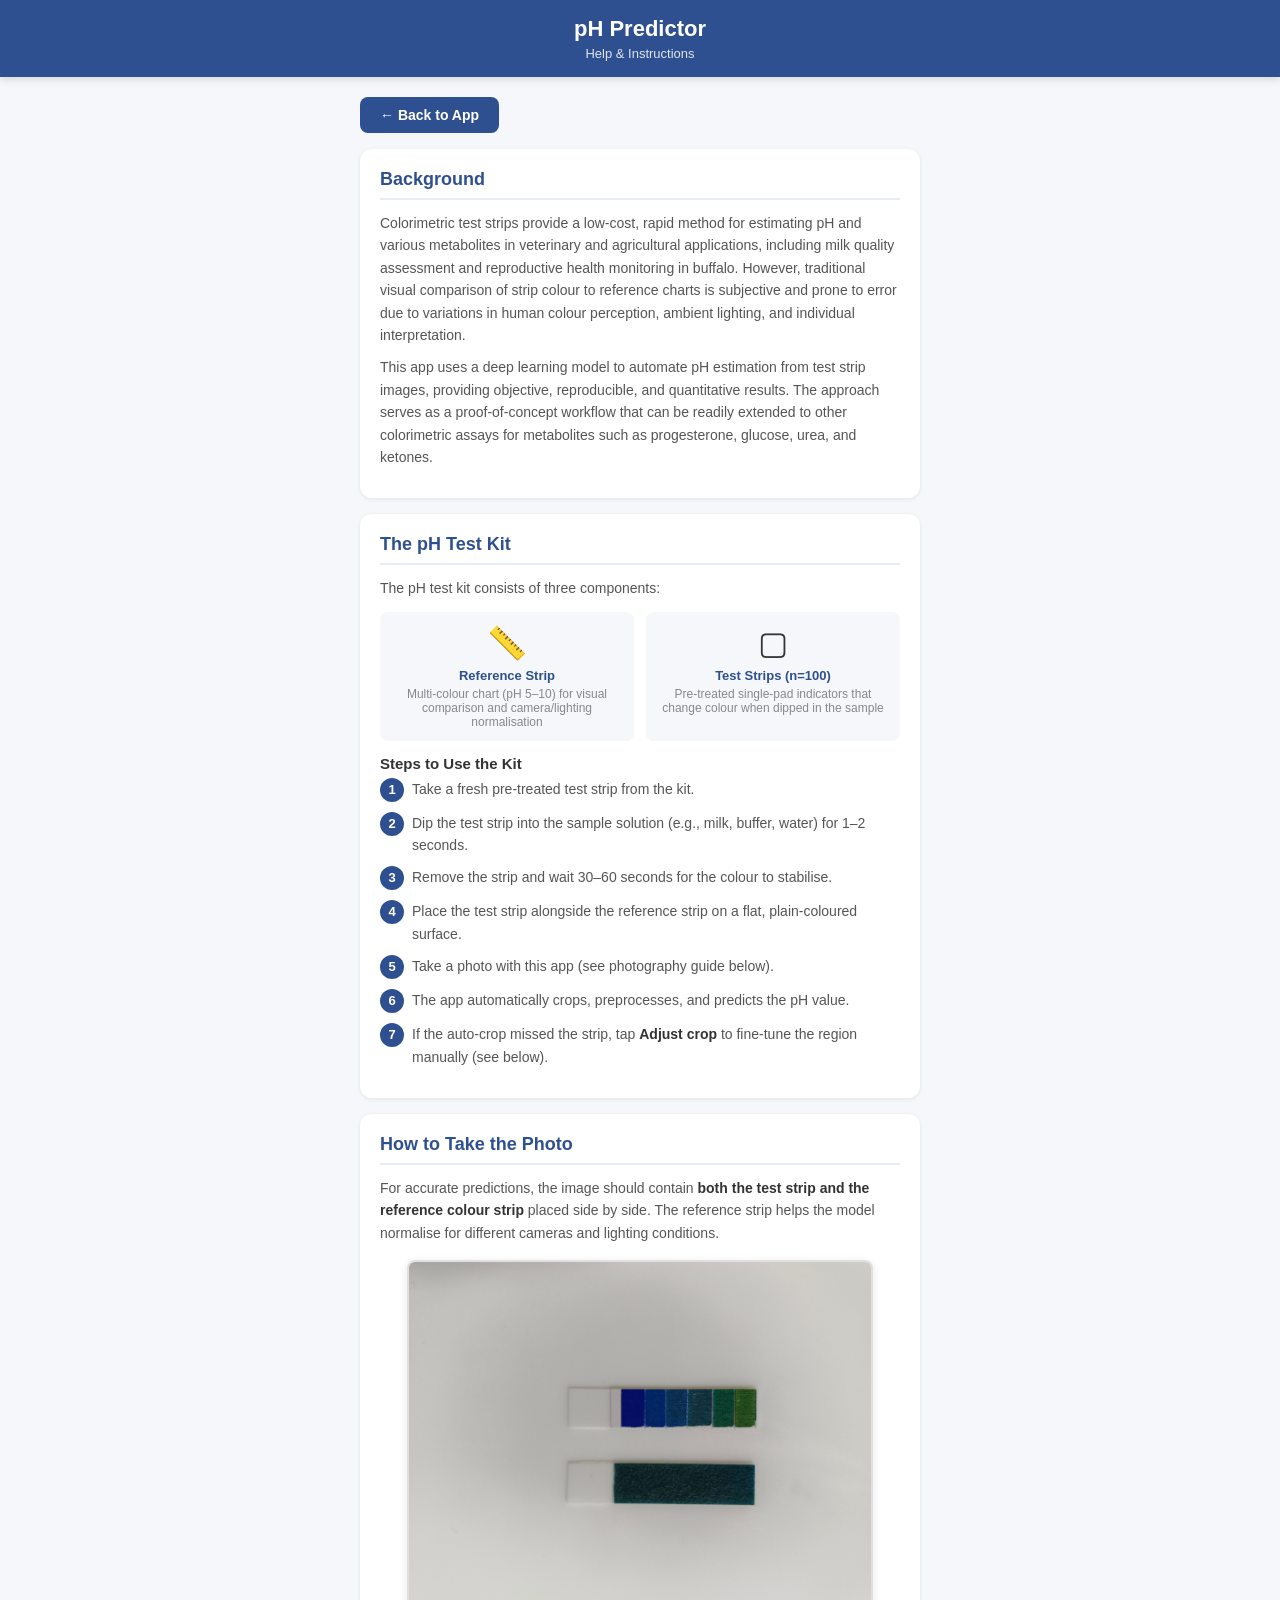
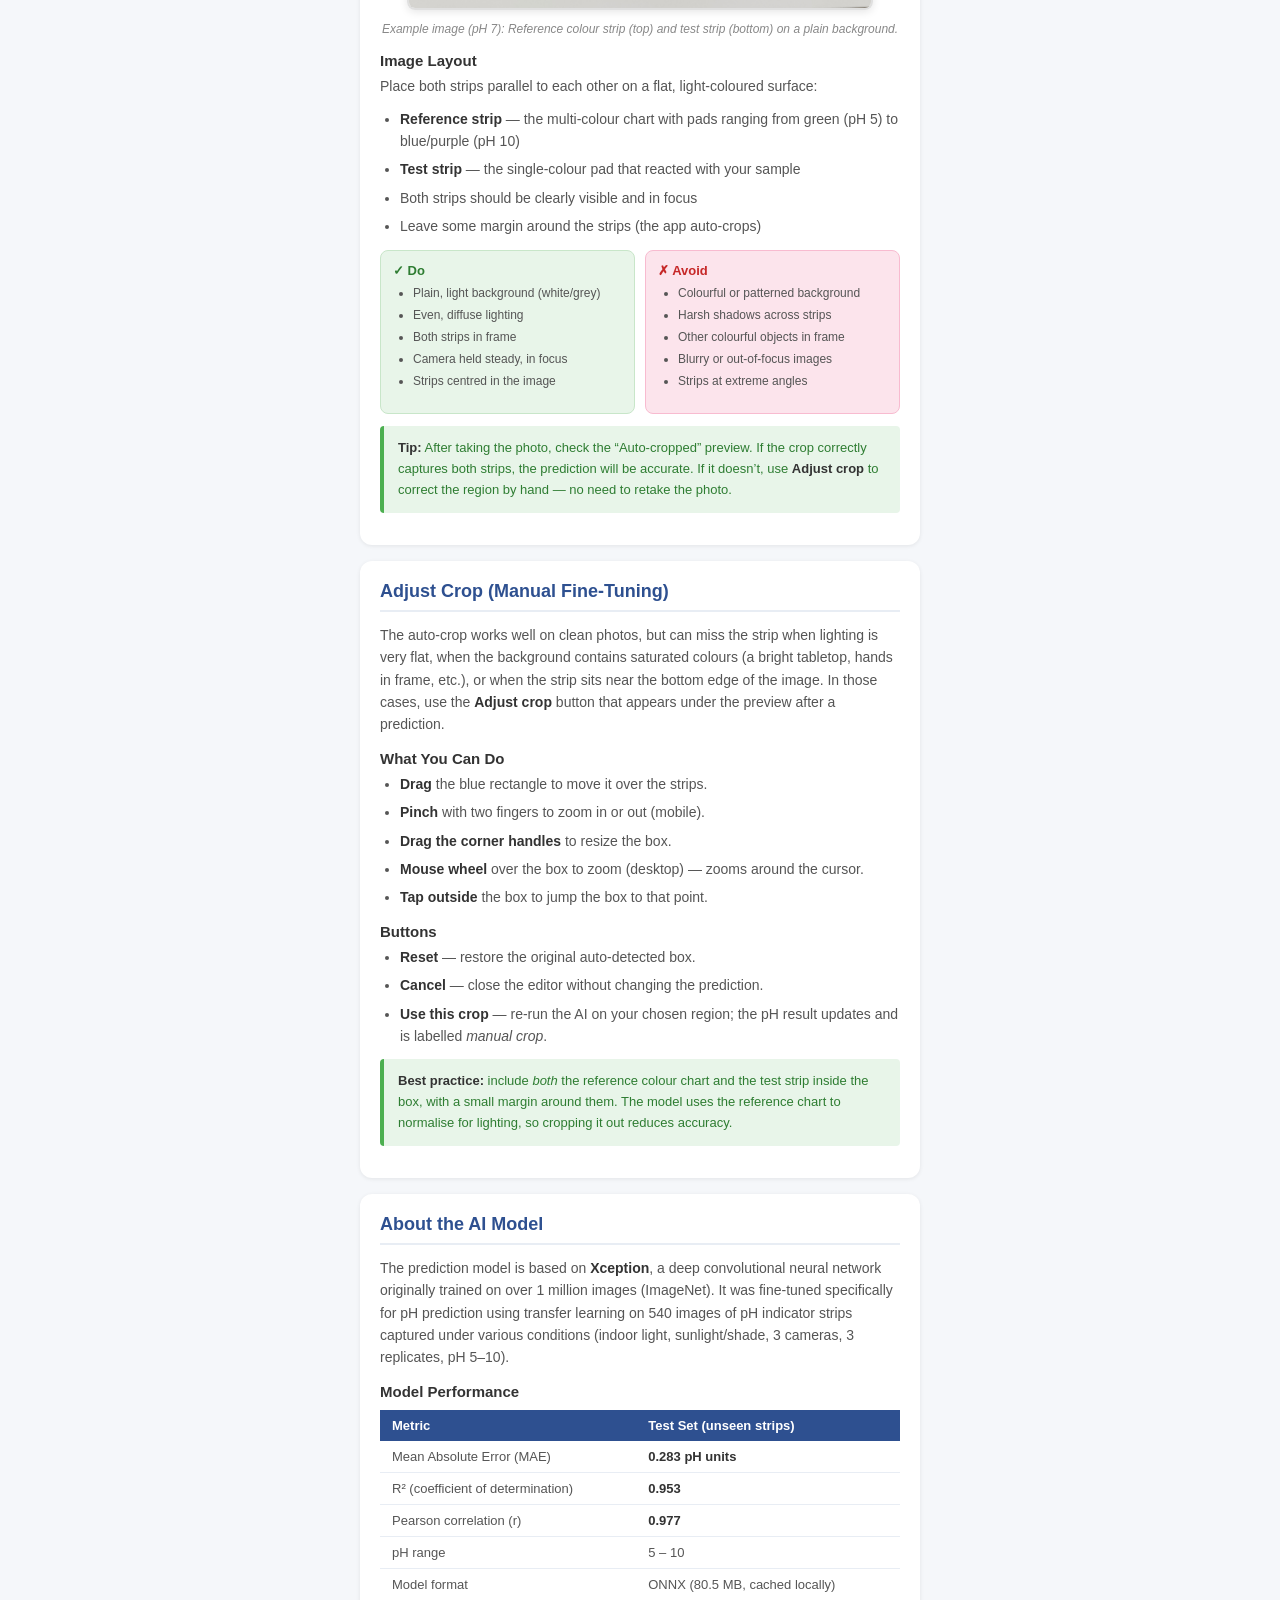
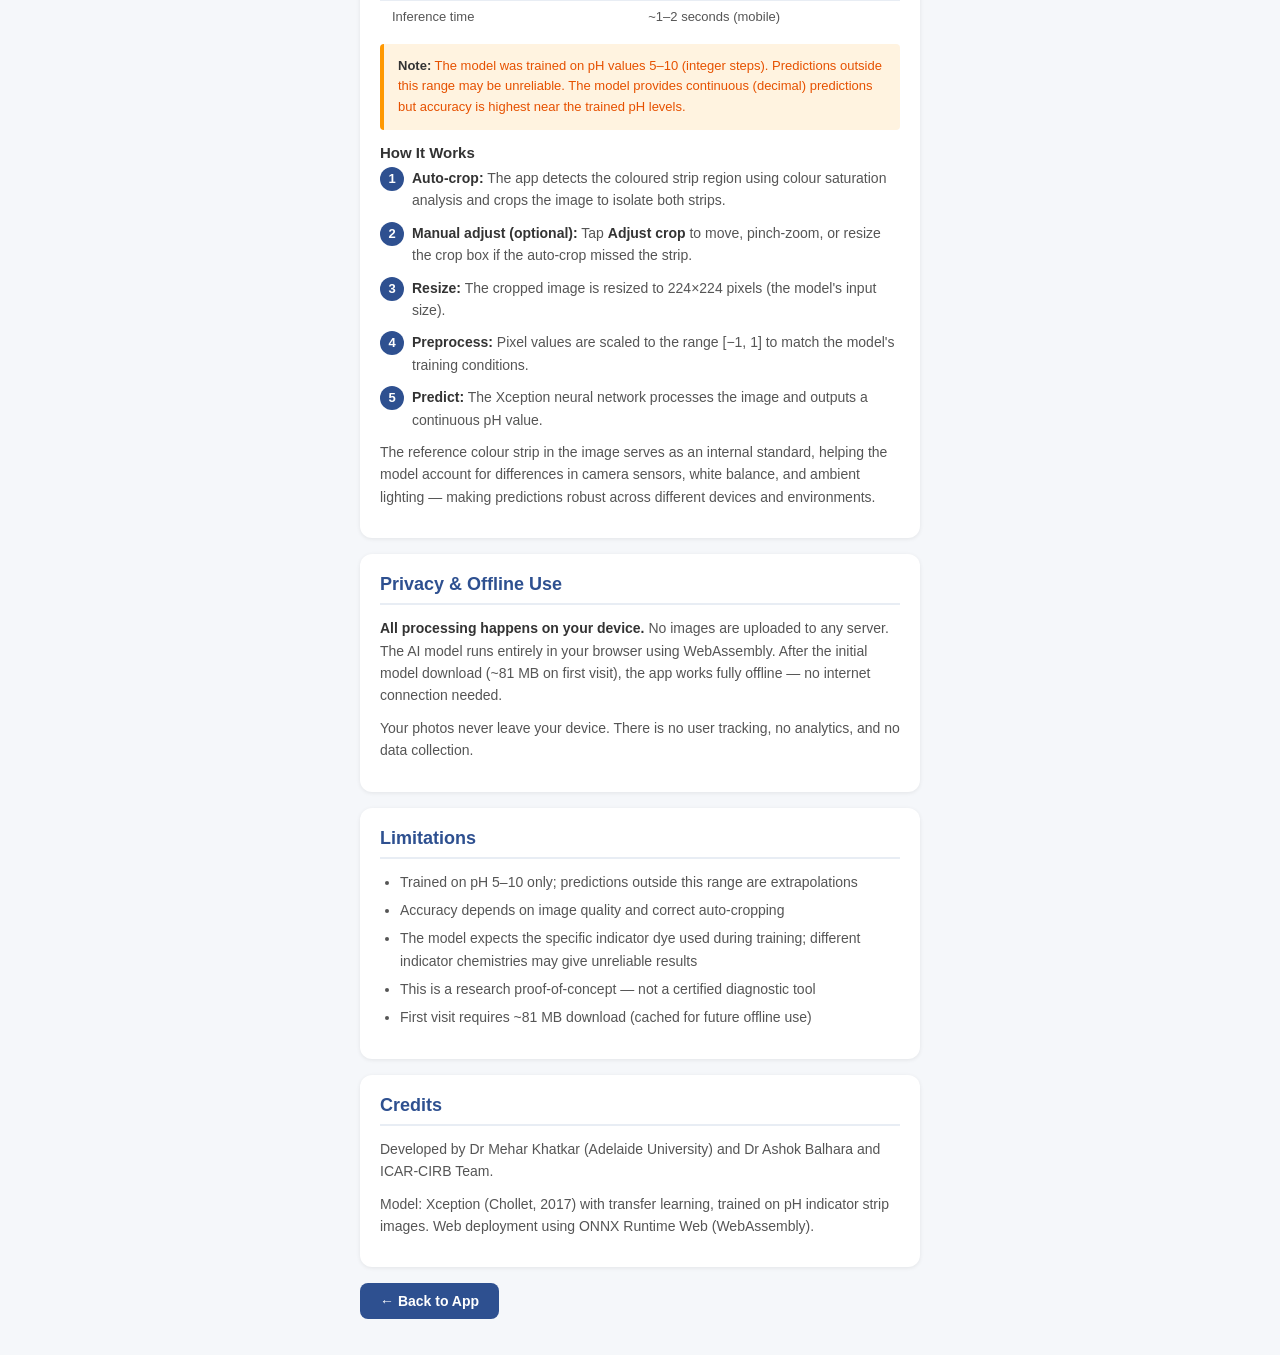
<file: help.html>
<!DOCTYPE html>
<html lang="en">
<head>
  <meta charset="UTF-8">
  <meta name="viewport" content="width=device-width, initial-scale=1.0, user-scalable=no">
  <meta name="theme-color" content="#2E5090">
  <title>pH Predictor - Help</title>
  <link rel="stylesheet" href="style.css">
  <style>
    .help-container {
      max-width: 600px;
      margin: 0 auto;
      padding: 20px;
    }

    .help-card {
      background: white;
      border-radius: 12px;
      padding: 20px;
      margin-bottom: 16px;
      box-shadow: 0 1px 4px rgba(0,0,0,0.08);
    }

    .help-card h2 {
      font-size: 18px;
      color: #2E5090;
      margin-bottom: 12px;
      border-bottom: 2px solid #e8edf4;
      padding-bottom: 8px;
    }

    .help-card h3 {
      font-size: 15px;
      color: #333;
      margin: 14px 0 6px;
    }

    .help-card p {
      font-size: 14px;
      color: #555;
      line-height: 1.6;
      margin-bottom: 10px;
    }

    .help-card ul, .help-card ol {
      padding-left: 20px;
      margin-bottom: 10px;
    }

    .help-card li {
      font-size: 14px;
      color: #555;
      line-height: 1.6;
      margin-bottom: 6px;
    }

    .help-card strong {
      color: #333;
    }

    .example-img-container {
      text-align: center;
      margin: 16px 0;
    }

    .example-img-container img {
      max-width: 100%;
      max-height: 350px;
      border-radius: 8px;
      border: 2px solid #e0e0e0;
      box-shadow: 0 2px 8px rgba(0,0,0,0.1);
    }

    .example-caption {
      font-size: 12px;
      color: #888;
      margin-top: 8px;
      font-style: italic;
    }

    .kit-diagram {
      display: flex;
      gap: 12px;
      margin: 12px 0;
      flex-wrap: wrap;
    }

    .kit-item {
      flex: 1;
      min-width: 130px;
      background: #f5f7fa;
      border-radius: 8px;
      padding: 12px;
      text-align: center;
    }

    .kit-item .kit-icon {
      font-size: 32px;
      margin-bottom: 6px;
    }

    .kit-item .kit-label {
      font-size: 13px;
      font-weight: 600;
      color: #2E5090;
    }

    .kit-item .kit-desc {
      font-size: 12px;
      color: #888;
      margin-top: 4px;
    }

    .step-number {
      display: inline-block;
      width: 24px;
      height: 24px;
      background: #2E5090;
      color: white;
      border-radius: 50%;
      text-align: center;
      line-height: 24px;
      font-size: 13px;
      font-weight: 600;
      margin-right: 8px;
      flex-shrink: 0;
    }

    .step-row {
      display: flex;
      align-items: flex-start;
      margin-bottom: 10px;
    }

    .step-text {
      font-size: 14px;
      color: #555;
      line-height: 1.6;
    }

    .spec-table {
      width: 100%;
      border-collapse: collapse;
      margin: 10px 0;
      font-size: 13px;
    }

    .spec-table th {
      background: #2E5090;
      color: white;
      padding: 8px 12px;
      text-align: left;
      font-weight: 600;
    }

    .spec-table td {
      padding: 8px 12px;
      border-bottom: 1px solid #e8edf4;
      color: #555;
    }

    .spec-table tr:last-child td {
      border-bottom: none;
    }

    .back-btn {
      display: inline-flex;
      align-items: center;
      gap: 6px;
      padding: 10px 20px;
      background: #2E5090;
      color: white;
      border: none;
      border-radius: 8px;
      font-size: 14px;
      font-weight: 600;
      cursor: pointer;
      text-decoration: none;
      margin-bottom: 16px;
    }

    .back-btn:hover {
      background: #1a3a6e;
    }

    .highlight-box {
      background: #e8f5e9;
      border-left: 4px solid #4CAF50;
      border-radius: 4px;
      padding: 12px 14px;
      margin: 12px 0;
    }

    .highlight-box p {
      color: #2e7d32;
      margin: 0;
      font-size: 13px;
    }

    .warning-box {
      background: #fff3e0;
      border-left: 4px solid #FF9800;
      border-radius: 4px;
      padding: 12px 14px;
      margin: 12px 0;
    }

    .warning-box p {
      color: #e65100;
      margin: 0;
      font-size: 13px;
    }

    .photo-guide {
      display: flex;
      gap: 10px;
      margin: 12px 0;
    }

    .photo-do, .photo-dont {
      flex: 1;
      border-radius: 8px;
      padding: 12px;
      font-size: 13px;
    }

    .photo-do {
      background: #e8f5e9;
      border: 1px solid #c8e6c9;
    }

    .photo-do .photo-title {
      color: #2e7d32;
      font-weight: 600;
      margin-bottom: 6px;
    }

    .photo-dont {
      background: #fce4ec;
      border: 1px solid #f8bbd0;
    }

    .photo-dont .photo-title {
      color: #c62828;
      font-weight: 600;
      margin-bottom: 6px;
    }

    .photo-do li, .photo-dont li {
      font-size: 12px;
      color: #555;
      margin-bottom: 3px;
    }
  </style>
</head>
<body>

  <div class="header">
    <h1>pH Predictor</h1>
    <p>Help & Instructions</p>
  </div>

  <div class="help-container">

    <a href="index.html" class="back-btn">&larr; Back to App</a>

    <!-- BACKGROUND -->
    <div class="help-card">
      <h2>Background</h2>
      <p>
        Colorimetric test strips provide a low-cost, rapid method for estimating pH
        and various metabolites in veterinary and agricultural applications, including
        milk quality assessment and reproductive health monitoring in buffalo. However,
        traditional visual comparison of strip colour to reference charts is subjective
        and prone to error due to variations in human colour perception, ambient lighting,
        and individual interpretation.
      </p>
      <p>
        This app uses a deep learning model to automate pH estimation from test strip
        images, providing objective, reproducible, and quantitative results. The approach
        serves as a proof-of-concept workflow that can be readily extended to other
        colorimetric assays for metabolites such as progesterone, glucose, urea, and ketones.
      </p>
    </div>

    <!-- THE pH KIT -->
    <div class="help-card">
      <h2>The pH Test Kit</h2>
      <p>The pH test kit consists of three components:</p>

      <div class="kit-diagram">
        <div class="kit-item">
          <div class="kit-icon">&#128207;</div>
          <div class="kit-label">Reference Strip</div>
          <div class="kit-desc">Multi-colour chart (pH 5&ndash;10) for visual comparison and camera/lighting normalisation</div>
        </div>
        <div class="kit-item">
          <div class="kit-icon">&#9634;</div>
          <div class="kit-label">Test Strips (n=100)</div>
          <div class="kit-desc">Pre-treated single-pad indicators that change colour when dipped in the sample</div>
        </div>
      </div>

      <h3>Steps to Use the Kit</h3>
      <div class="step-row"><span class="step-number">1</span><span class="step-text">Take a fresh pre-treated test strip from the kit.</span></div>
      <div class="step-row"><span class="step-number">2</span><span class="step-text">Dip the test strip into the sample solution (e.g., milk, buffer, water) for 1&ndash;2 seconds.</span></div>
      <div class="step-row"><span class="step-number">3</span><span class="step-text">Remove the strip and wait 30&ndash;60 seconds for the colour to stabilise.</span></div>
      <div class="step-row"><span class="step-number">4</span><span class="step-text">Place the test strip alongside the reference strip on a flat, plain-coloured surface.</span></div>
      <div class="step-row"><span class="step-number">5</span><span class="step-text">Take a photo with this app (see photography guide below).</span></div>
      <div class="step-row"><span class="step-number">6</span><span class="step-text">The app automatically crops, preprocesses, and predicts the pH value.</span></div>
      <div class="step-row"><span class="step-number">7</span><span class="step-text">If the auto-crop missed the strip, tap <strong>Adjust crop</strong> to fine-tune the region manually (see below).</span></div>
    </div>

    <!-- PHOTOGRAPHY GUIDE -->
    <div class="help-card">
      <h2>How to Take the Photo</h2>
      <p>
        For accurate predictions, the image should contain <strong>both the test strip and
        the reference colour strip</strong> placed side by side. The reference strip helps the
        model normalise for different cameras and lighting conditions.
      </p>

      <div class="example-img-container">
        <img src="example_pH7.jpg" alt="Example image: pH 7 test strip with reference strip">
        <div class="example-caption">
          Example image (pH 7): Reference colour strip (top) and test strip (bottom) on a plain background.
        </div>
      </div>

      <h3>Image Layout</h3>
      <p>Place both strips parallel to each other on a flat, light-coloured surface:</p>
      <ul>
        <li><strong>Reference strip</strong> &mdash; the multi-colour chart with pads ranging from green (pH 5) to blue/purple (pH 10)</li>
        <li><strong>Test strip</strong> &mdash; the single-colour pad that reacted with your sample</li>
        <li>Both strips should be clearly visible and in focus</li>
        <li>Leave some margin around the strips (the app auto-crops)</li>
      </ul>

      <div class="photo-guide">
        <div class="photo-do">
          <div class="photo-title">&#10003; Do</div>
          <ul>
            <li>Plain, light background (white/grey)</li>
            <li>Even, diffuse lighting</li>
            <li>Both strips in frame</li>
            <li>Camera held steady, in focus</li>
            <li>Strips centred in the image</li>
          </ul>
        </div>
        <div class="photo-dont">
          <div class="photo-title">&#10007; Avoid</div>
          <ul>
            <li>Colourful or patterned background</li>
            <li>Harsh shadows across strips</li>
            <li>Other colourful objects in frame</li>
            <li>Blurry or out-of-focus images</li>
            <li>Strips at extreme angles</li>
          </ul>
        </div>
      </div>

      <div class="highlight-box">
        <p><strong>Tip:</strong> After taking the photo, check the &ldquo;Auto-cropped&rdquo; preview. If the crop
        correctly captures both strips, the prediction will be accurate. If it doesn&rsquo;t, use
        <strong>Adjust crop</strong> to correct the region by hand &mdash; no need to retake the photo.</p>
      </div>
    </div>

    <!-- MANUAL ADJUST CROP -->
    <div class="help-card">
      <h2>Adjust Crop (Manual Fine-Tuning)</h2>
      <p>
        The auto-crop works well on clean photos, but can miss the strip when lighting is very flat,
        when the background contains saturated colours (a bright tabletop, hands in frame, etc.), or
        when the strip sits near the bottom edge of the image. In those cases, use the <strong>Adjust
        crop</strong> button that appears under the preview after a prediction.
      </p>

      <h3>What You Can Do</h3>
      <ul>
        <li><strong>Drag</strong> the blue rectangle to move it over the strips.</li>
        <li><strong>Pinch</strong> with two fingers to zoom in or out (mobile).</li>
        <li><strong>Drag the corner handles</strong> to resize the box.</li>
        <li><strong>Mouse wheel</strong> over the box to zoom (desktop) &mdash; zooms around the cursor.</li>
        <li><strong>Tap outside</strong> the box to jump the box to that point.</li>
      </ul>

      <h3>Buttons</h3>
      <ul>
        <li><strong>Reset</strong> &mdash; restore the original auto-detected box.</li>
        <li><strong>Cancel</strong> &mdash; close the editor without changing the prediction.</li>
        <li><strong>Use this crop</strong> &mdash; re-run the AI on your chosen region; the pH result updates and is labelled <em>manual crop</em>.</li>
      </ul>

      <div class="highlight-box">
        <p><strong>Best practice:</strong> include <em>both</em> the reference colour chart and the test
        strip inside the box, with a small margin around them. The model uses the reference chart to
        normalise for lighting, so cropping it out reduces accuracy.</p>
      </div>
    </div>

    <!-- THE AI MODEL -->
    <div class="help-card">
      <h2>About the AI Model</h2>
      <p>
        The prediction model is based on <strong>Xception</strong>, a deep convolutional neural network
        originally trained on over 1 million images (ImageNet). It was fine-tuned specifically for pH
        prediction using transfer learning on 540 images of pH indicator strips captured under various
        conditions (indoor light, sunlight/shade, 3 cameras, 3 replicates, pH 5&ndash;10).
      </p>

      <h3>Model Performance</h3>
      <table class="spec-table">
        <tr>
          <th>Metric</th>
          <th>Test Set (unseen strips)</th>
        </tr>
        <tr>
          <td>Mean Absolute Error (MAE)</td>
          <td><strong>0.283 pH units</strong></td>
        </tr>
        <tr>
          <td>R&sup2; (coefficient of determination)</td>
          <td><strong>0.953</strong></td>
        </tr>
        <tr>
          <td>Pearson correlation (r)</td>
          <td><strong>0.977</strong></td>
        </tr>
        <tr>
          <td>pH range</td>
          <td>5 &ndash; 10</td>
        </tr>
        <tr>
          <td>Model format</td>
          <td>ONNX (80.5 MB, cached locally)</td>
        </tr>
        <tr>
          <td>Inference time</td>
          <td>~1&ndash;2 seconds (mobile)</td>
        </tr>
      </table>

      <div class="warning-box">
        <p><strong>Note:</strong> The model was trained on pH values 5&ndash;10 (integer steps). Predictions
        outside this range may be unreliable. The model provides continuous (decimal) predictions but
        accuracy is highest near the trained pH levels.</p>
      </div>

      <h3>How It Works</h3>
      <div class="step-row"><span class="step-number">1</span><span class="step-text"><strong>Auto-crop:</strong> The app detects the coloured strip region using colour saturation analysis and crops the image to isolate both strips.</span></div>
      <div class="step-row"><span class="step-number">2</span><span class="step-text"><strong>Manual adjust (optional):</strong> Tap <strong>Adjust crop</strong> to move, pinch-zoom, or resize the crop box if the auto-crop missed the strip.</span></div>
      <div class="step-row"><span class="step-number">3</span><span class="step-text"><strong>Resize:</strong> The cropped image is resized to 224&times;224 pixels (the model's input size).</span></div>
      <div class="step-row"><span class="step-number">4</span><span class="step-text"><strong>Preprocess:</strong> Pixel values are scaled to the range [&minus;1, 1] to match the model's training conditions.</span></div>
      <div class="step-row"><span class="step-number">5</span><span class="step-text"><strong>Predict:</strong> The Xception neural network processes the image and outputs a continuous pH value.</span></div>

      <p>
        The reference colour strip in the image serves as an internal standard, helping the model
        account for differences in camera sensors, white balance, and ambient lighting &mdash; making
        predictions robust across different devices and environments.
      </p>
    </div>

    <!-- OFFLINE & PRIVACY -->
    <div class="help-card">
      <h2>Privacy & Offline Use</h2>
      <p>
        <strong>All processing happens on your device.</strong> No images are uploaded to any server.
        The AI model runs entirely in your browser using WebAssembly. After the initial model download
        (~81 MB on first visit), the app works fully offline &mdash; no internet connection needed.
      </p>
      <p>
        Your photos never leave your device. There is no user tracking, no analytics, and no data collection.
      </p>
    </div>

    <!-- LIMITATIONS -->
    <div class="help-card">
      <h2>Limitations</h2>
      <ul>
        <li>Trained on pH 5&ndash;10 only; predictions outside this range are extrapolations</li>
        <li>Accuracy depends on image quality and correct auto-cropping</li>
        <li>The model expects the specific indicator dye used during training; different indicator chemistries may give unreliable results</li>
        <li>This is a research proof-of-concept &mdash; not a certified diagnostic tool</li>
        <li>First visit requires ~81 MB download (cached for future offline use)</li>
      </ul>
    </div>

    <!-- CREDITS -->
    <div class="help-card">
      <h2>Credits</h2>
      <p>
        Developed by Dr Mehar Khatkar (Adelaide University) and Dr Ashok Balhara and ICAR-CIRB Team.
      </p>
      <p>
        Model: Xception (Chollet, 2017) with transfer learning, trained on pH indicator strip images.
        Web deployment using ONNX Runtime Web (WebAssembly).
      </p>
    </div>

    <a href="index.html" class="back-btn">&larr; Back to App</a>

  </div>

</body>
</html>
</file>
<file: style.css>
* {
  margin: 0;
  padding: 0;
  box-sizing: border-box;
}

body {
  font-family: -apple-system, BlinkMacSystemFont, 'Segoe UI', Roboto, sans-serif;
  background: #f5f7fa;
  color: #333;
  min-height: 100vh;
}

.header {
  background: #2E5090;
  color: white;
  padding: 16px 20px;
  text-align: center;
  box-shadow: 0 2px 8px rgba(0,0,0,0.15);
  position: relative;
}

.header h1 {
  font-size: 22px;
  font-weight: 600;
}

.header p {
  font-size: 13px;
  opacity: 0.85;
  margin-top: 4px;
}

.container {
  max-width: 480px;
  margin: 0 auto;
  padding: 20px;
}

/* Status bar */
.status-bar {
  background: white;
  border-radius: 12px;
  padding: 14px 18px;
  margin-bottom: 16px;
  box-shadow: 0 1px 4px rgba(0,0,0,0.08);
  display: flex;
  align-items: center;
  gap: 10px;
}

.status-dot {
  width: 10px;
  height: 10px;
  border-radius: 50%;
  flex-shrink: 0;
}

.status-dot.loading { background: #FF9800; animation: pulse 1.5s infinite; }
.status-dot.ready { background: #4CAF50; }
.status-dot.error { background: #f44336; }

@keyframes pulse {
  0%, 100% { opacity: 1; }
  50% { opacity: 0.4; }
}

.status-text {
  font-size: 14px;
  color: #555;
}

/* Progress bar */
.progress-container {
  margin-top: 8px;
  display: none;
}

.progress-bar {
  height: 4px;
  background: #e0e0e0;
  border-radius: 2px;
  overflow: hidden;
}

.progress-fill {
  height: 100%;
  background: #2E5090;
  border-radius: 2px;
  width: 0%;
  transition: width 0.3s;
}

.progress-text {
  font-size: 12px;
  color: #888;
  margin-top: 4px;
  text-align: right;
}

/* Input section */
.input-section {
  background: white;
  border-radius: 12px;
  padding: 20px;
  margin-bottom: 16px;
  box-shadow: 0 1px 4px rgba(0,0,0,0.08);
}

.input-buttons {
  display: flex;
  gap: 10px;
  margin-bottom: 16px;
}

.btn {
  flex: 1;
  padding: 14px 16px;
  border: none;
  border-radius: 10px;
  font-size: 15px;
  font-weight: 600;
  cursor: pointer;
  transition: all 0.2s;
  display: flex;
  align-items: center;
  justify-content: center;
  gap: 8px;
}

.btn:disabled {
  opacity: 0.5;
  cursor: not-allowed;
}

.btn-camera {
  background: #2E5090;
  color: white;
}

.btn-camera:hover:not(:disabled) {
  background: #1a3a6e;
}

.btn-upload {
  background: #e8edf4;
  color: #2E5090;
}

.btn-upload:hover:not(:disabled) {
  background: #d5dde9;
}

.btn-icon {
  font-size: 20px;
}

/* Preview area */
.preview-area {
  display: none;
  margin-top: 16px;
}

.preview-images {
  display: flex;
  gap: 10px;
  margin-bottom: 12px;
}

.preview-box {
  flex: 1;
  text-align: center;
}

.preview-box img {
  width: 100%;
  border-radius: 8px;
  border: 2px solid #e0e0e0;
}

.preview-label {
  font-size: 12px;
  color: #888;
  margin-top: 4px;
}

/* Result section */
.result-section {
  display: none;
  background: white;
  border-radius: 12px;
  padding: 24px;
  margin-bottom: 16px;
  box-shadow: 0 1px 4px rgba(0,0,0,0.08);
  text-align: center;
}

.result-label {
  font-size: 14px;
  color: #888;
  margin-bottom: 8px;
}

.result-value {
  font-size: 56px;
  font-weight: 700;
  color: #2E5090;
  line-height: 1;
}

.result-unit {
  font-size: 20px;
  color: #888;
  margin-left: 4px;
}

.result-time {
  font-size: 12px;
  color: #aaa;
  margin-top: 12px;
}

/* pH color indicator */
.ph-bar {
  margin-top: 16px;
  height: 8px;
  border-radius: 4px;
  background: linear-gradient(to right,
    #ff4444 0%, #ff8844 10%, #ffcc44 20%,
    #aadd44 35%, #44bb44 50%,
    #44bbaa 65%, #4488dd 80%,
    #6644cc 100%);
  position: relative;
}

.ph-marker {
  position: absolute;
  top: -4px;
  width: 16px;
  height: 16px;
  background: white;
  border: 3px solid #2E5090;
  border-radius: 50%;
  transform: translateX(-50%);
  transition: left 0.5s ease;
  box-shadow: 0 1px 4px rgba(0,0,0,0.2);
}

/* Info section */
.info {
  background: white;
  border-radius: 12px;
  padding: 16px 18px;
  box-shadow: 0 1px 4px rgba(0,0,0,0.08);
  font-size: 13px;
  color: #666;
  line-height: 1.5;
}

.info h3 {
  font-size: 14px;
  color: #333;
  margin-bottom: 8px;
}

.info ul {
  padding-left: 18px;
}

.info li {
  margin-bottom: 4px;
}

/* Spinner */
.spinner {
  display: none;
  text-align: center;
  padding: 20px;
}

.spinner-circle {
  width: 40px;
  height: 40px;
  border: 3px solid #e0e0e0;
  border-top-color: #2E5090;
  border-radius: 50%;
  animation: spin 0.8s linear infinite;
  margin: 0 auto 10px;
}

@keyframes spin {
  to { transform: rotate(360deg); }
}

.spinner-text {
  font-size: 14px;
  color: #888;
}

/* Hidden file inputs */
input[type="file"] {
  display: none;
}

/* Adjust-crop button + manual crop editor */
.btn-adjust {
  width: 100%;
  background: #f0f4fa;
  color: #2E5090;
  border: 1px solid #d5dde9;
  margin-top: 4px;
}

.btn-adjust:hover:not(:disabled) {
  background: #e3ebf6;
}

.crop-editor {
  background: white;
  border-radius: 12px;
  padding: 16px;
  margin-bottom: 16px;
  box-shadow: 0 1px 4px rgba(0,0,0,0.08);
}

.crop-hint {
  font-size: 12px;
  color: #888;
  margin-bottom: 10px;
  text-align: center;
}

.crop-stage {
  position: relative;
  touch-action: none;
  user-select: none;
  -webkit-user-select: none;
  overflow: hidden;
  border-radius: 8px;
  background: #000;
  line-height: 0;
}

.crop-stage canvas {
  width: 100%;
  display: block;
  pointer-events: none;
}

.crop-box {
  position: absolute;
  border: 2px solid #2E5090;
  box-shadow: 0 0 0 9999px rgba(0,0,0,0.45);
  cursor: move;
  box-sizing: border-box;
}

.handle {
  position: absolute;
  width: 20px;
  height: 20px;
  background: #fff;
  border: 2px solid #2E5090;
  border-radius: 50%;
  box-shadow: 0 1px 3px rgba(0,0,0,0.3);
}

.handle.nw { left: -11px; top: -11px; cursor: nwse-resize; }
.handle.ne { right: -11px; top: -11px; cursor: nesw-resize; }
.handle.sw { left: -11px; bottom: -11px; cursor: nesw-resize; }
.handle.se { right: -11px; bottom: -11px; cursor: nwse-resize; }

.crop-actions {
  display: flex;
  gap: 8px;
  margin-top: 12px;
}

.crop-actions button {
  flex: 1;
  padding: 12px;
  border-radius: 10px;
  border: 1px solid #d5dde9;
  background: #fff;
  color: #2E5090;
  font-size: 14px;
  font-weight: 600;
  cursor: pointer;
}

.crop-actions .primary {
  background: #2E5090;
  color: #fff;
  border: none;
}

.crop-actions button:disabled {
  opacity: 0.5;
  cursor: not-allowed;
}
</file>
